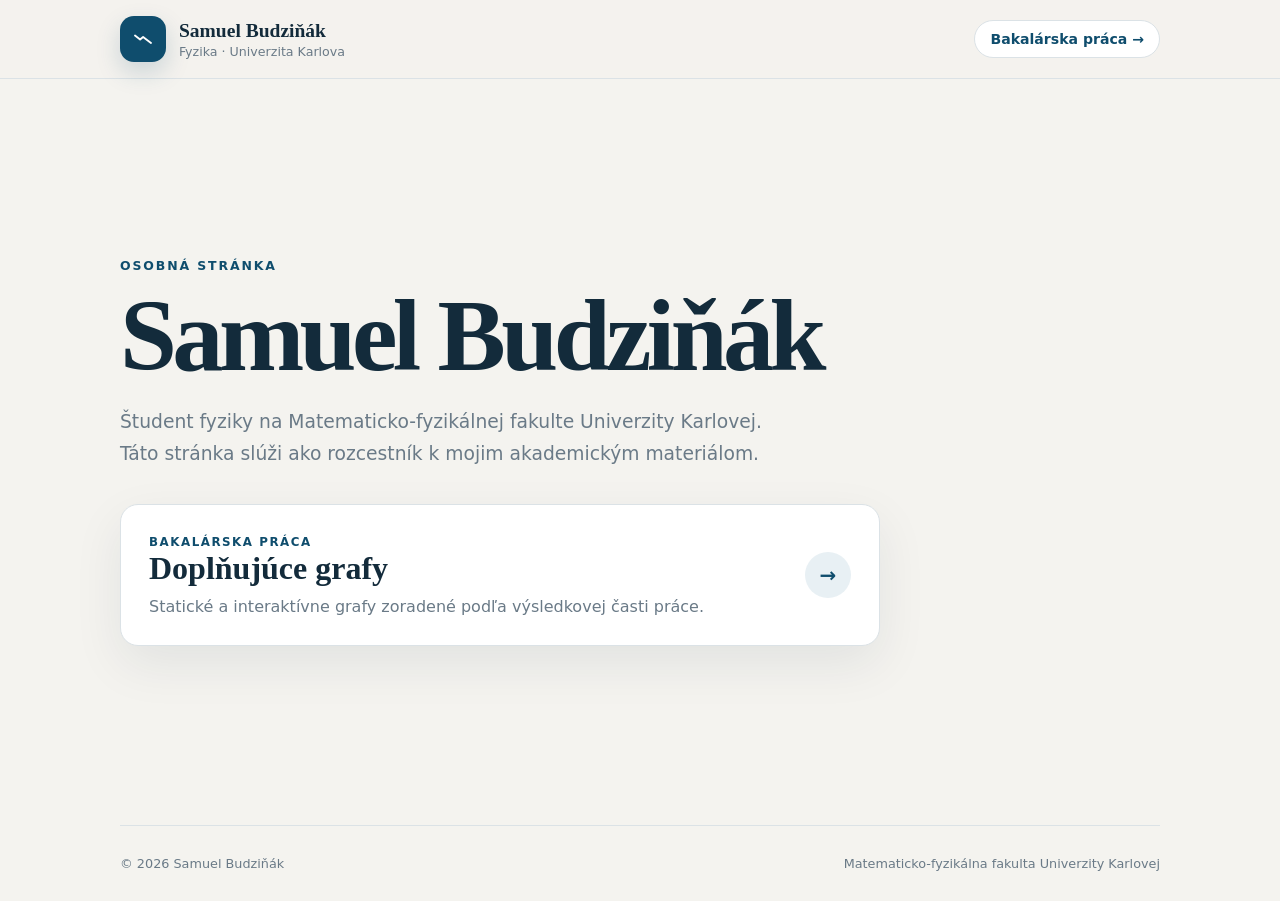
<file: index.html>
<!DOCTYPE html>
<html lang="sk">
<head>
  <meta charset="UTF-8">
  <meta name="viewport" content="width=device-width, initial-scale=1.0">

  <title>Samuel Budziňák</title>
  <meta
    name="description"
    content="Osobná stránka Samuela Budziňáka."
  >

  <style>
    :root {
      color-scheme: light;
      --background: #f4f3ef;
      --surface: #ffffff;
      --text: #132b3b;
      --muted: #6a7a87;
      --accent: #0f4d6d;
      --accent-soft: #e8f0f4;
      --border: #dbe2e6;
      --shadow: 0 18px 50px rgba(19, 43, 59, 0.08);
      --content-width: 1040px;
    }

    * {
      box-sizing: border-box;
    }

    body {
      min-height: 100vh;
      margin: 0;
      background: var(--background);
      color: var(--text);
      font-family:
        Inter,
        ui-sans-serif,
        system-ui,
        -apple-system,
        BlinkMacSystemFont,
        "Segoe UI",
        sans-serif;
    }

    a {
      color: inherit;
    }

    header {
      border-bottom: 1px solid var(--border);
      background: rgba(244, 243, 239, 0.96);
    }

    .header-inner,
    main,
    footer {
      width: min(calc(100% - 36px), var(--content-width));
      margin-inline: auto;
    }

    .header-inner {
      min-height: 78px;
      display: flex;
      align-items: center;
      justify-content: space-between;
      gap: 20px;
    }

    .brand {
      display: flex;
      align-items: center;
      gap: 13px;
      text-decoration: none;
    }

    .brand-mark {
      width: 46px;
      height: 46px;
      display: grid;
      place-items: center;
      border-radius: 14px;
      background: var(--accent);
      color: white;
      box-shadow: 0 10px 24px rgba(15, 77, 109, 0.18);
    }

    .brand-mark svg {
      width: 24px;
      height: 24px;
    }

    .brand-text strong,
    .brand-text span {
      display: block;
    }

    .brand-text strong {
      font-family: Georgia, "Times New Roman", serif;
      font-size: 1.22rem;
    }

    .brand-text span {
      margin-top: 2px;
      color: var(--muted);
      font-size: 0.79rem;
    }

    .header-link {
      padding: 10px 15px;
      border: 1px solid var(--border);
      border-radius: 999px;
      background: white;
      color: var(--accent);
      font-size: 0.88rem;
      font-weight: 750;
      text-decoration: none;
      transition:
        transform 150ms ease,
        border-color 150ms ease;
    }

    .header-link:hover {
      transform: translateY(-1px);
      border-color: #aebfc8;
    }

    main {
      min-height: calc(100vh - 154px);
      display: grid;
      align-content: center;
      padding-block: 72px;
    }

    .intro {
      max-width: 760px;
      margin-bottom: 34px;
    }

    .eyebrow {
      margin: 0 0 14px;
      color: var(--accent);
      font-size: 0.78rem;
      font-weight: 850;
      letter-spacing: 0.15em;
      text-transform: uppercase;
    }

    h1 {
      margin: 0;
      font-family: Georgia, "Times New Roman", serif;
      font-size: clamp(3.4rem, 8vw, 6.4rem);
      font-weight: 600;
      letter-spacing: -0.045em;
      line-height: 0.95;
    }

    .lead {
      max-width: 670px;
      margin: 22px 0 0;
      color: var(--muted);
      font-size: clamp(1.02rem, 1.5vw, 1.17rem);
      line-height: 1.7;
    }

    .thesis-card {
      max-width: 760px;
      display: flex;
      align-items: center;
      justify-content: space-between;
      gap: 28px;
      padding: 26px 28px;
      border: 1px solid var(--border);
      border-radius: 18px;
      background: var(--surface);
      box-shadow: var(--shadow);
      text-decoration: none;
      transition:
        transform 160ms ease,
        border-color 160ms ease,
        box-shadow 160ms ease;
    }

    .thesis-card:hover {
      transform: translateY(-2px);
      border-color: #acc0ca;
      box-shadow: 0 22px 56px rgba(19, 43, 59, 0.11);
    }

    .card-label {
      margin: 0 0 7px;
      color: var(--accent);
      font-size: 0.74rem;
      font-weight: 850;
      letter-spacing: 0.13em;
      text-transform: uppercase;
    }

    .thesis-card h2 {
      margin: 0;
      font-family: Georgia, "Times New Roman", serif;
      font-size: clamp(1.45rem, 3vw, 2rem);
    }

    .thesis-card p {
      margin: 8px 0 0;
      color: var(--muted);
      line-height: 1.55;
    }

    .arrow {
      flex: 0 0 auto;
      width: 46px;
      height: 46px;
      display: grid;
      place-items: center;
      border-radius: 50%;
      background: var(--accent-soft);
      color: var(--accent);
      font-size: 1.25rem;
      font-weight: 800;
    }

    footer {
      min-height: 76px;
      display: flex;
      align-items: center;
      justify-content: space-between;
      gap: 20px;
      border-top: 1px solid var(--border);
      color: var(--muted);
      font-size: 0.8rem;
    }

    @media (max-width: 640px) {
      .brand-text span,
      .header-link span {
        display: none;
      }

      main {
        padding-block: 52px;
      }

      .thesis-card {
        align-items: flex-start;
        padding: 22px;
      }

      footer {
        flex-direction: column;
        align-items: flex-start;
        justify-content: center;
        gap: 5px;
      }
    }

    @media (prefers-reduced-motion: reduce) {
      * {
        transition: none !important;
      }
    }
  </style>
</head>

<body>
  <header>
    <div class="header-inner">
      <a class="brand" href="./" aria-label="Samuel Budziňák – domov">
        <span class="brand-mark" aria-hidden="true">
          <svg viewBox="0 0 24 24" fill="none">
            <path
              d="M4 8.5L9.1 12.4L12.1 9.9L20 16"
              stroke="currentColor"
              stroke-width="1.9"
              stroke-linecap="round"
              stroke-linejoin="round"
            />
          </svg>
        </span>

        <span class="brand-text">
          <strong>Samuel Budziňák</strong>
          <span>Fyzika · Univerzita Karlova</span>
        </span>
      </a>

      <a class="header-link" href="bachelor_thesis/">
        <span>Bakalárska práca</span> →
      </a>
    </div>
  </header>

  <main>
    <section class="intro">
      <p class="eyebrow">Osobná stránka</p>

      <h1>Samuel Budziňák</h1>

      <p class="lead">
        Študent fyziky na Matematicko-fyzikálnej fakulte Univerzity
        Karlovej. Táto stránka slúži ako rozcestník k mojim akademickým
        materiálom.
      </p>
    </section>

    <a class="thesis-card" href="bachelor_thesis/">
      <span>
        <span class="card-label">Bakalárska práca</span>
        <h2>Doplňujúce grafy</h2>
        <p>
          Statické a interaktívne grafy zoradené podľa výsledkovej
          časti práce.
        </p>
      </span>

      <span class="arrow" aria-hidden="true">→</span>
    </a>
  </main>

  <footer>
    <span>© 2026 Samuel Budziňák</span>
    <span>Matematicko-fyzikálna fakulta Univerzity Karlovej</span>
  </footer>
</body>
</html>
</file>
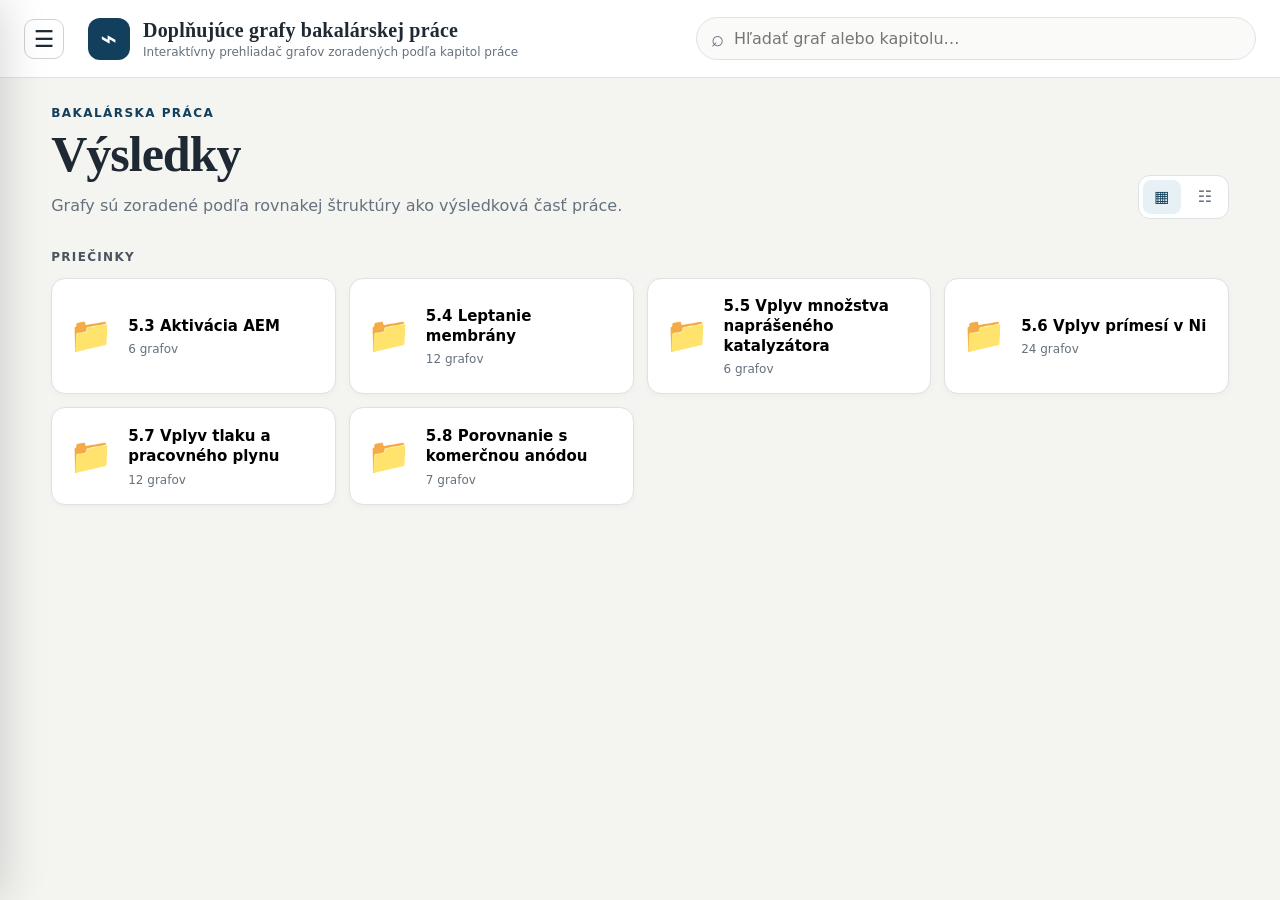
<file: bachelor_thesis/index.html>
<!doctype html>
<html lang="sk">
<head>
  <meta charset="utf-8">
  <meta name="viewport" content="width=device-width, initial-scale=1">
  <meta name="description" content="Doplňujúce grafy bakalárskej práce">
  <title>Doplňujúce grafy bakalárskej práce</title>
  <link rel="icon" href="favicon.svg" type="image/svg+xml">
  <link rel="stylesheet" href="styles.css">
</head>
<body>
  <header class="topbar">
    <button class="icon-button sidebar-toggle" id="sidebarToggle" aria-label="Otvoriť navigáciu" aria-expanded="false">☰</button>

    <div class="brand">
      <div class="brand-mark" aria-hidden="true">⌁</div>
      <div>
        <h1 id="siteTitle">Doplňujúce grafy</h1>
        <p id="siteSubtitle">Bakalárska práca</p>
      </div>
    </div>

    <label class="search">
      <span aria-hidden="true">⌕</span>
      <input id="searchInput" type="search" placeholder="Hľadať graf alebo kapitolu…" autocomplete="off">
    </label>
  </header>

  <div class="app-shell">
    <aside class="sidebar" id="sidebar">
      <div class="sidebar-heading">Navigácia</div>
      <nav id="tree" aria-label="Hierarchia kapitol"></nav>
    </aside>

    <main class="content">
      <nav class="breadcrumbs" id="breadcrumbs" aria-label="Drobečková navigácia"></nav>

      <section id="galleryView">
        <header class="page-heading">
          <div>
            <p class="eyebrow" id="sectionEyebrow">Výsledky</p>
            <h2 id="sectionTitle">Doplňujúce grafy</h2>
            <p id="sectionSummary">Vyberte kapitolu alebo graf v ľavom paneli.</p>
          </div>

          <div class="view-switcher" aria-label="Spôsob zobrazenia">
            <button class="view-button active" data-view="grid" title="Mriežka" aria-label="Mriežka">▦</button>
            <button class="view-button" data-view="list" title="Zoznam" aria-label="Zoznam">☷</button>
          </div>
        </header>

        <section id="folderSection">
          <h3 class="content-heading" id="folderHeading">Priečinky</h3>
          <div class="folder-grid" id="folderGrid"></div>
        </section>

        <section id="fileSection">
          <h3 class="content-heading" id="fileHeading">Grafy</h3>
          <div class="plot-grid" id="plotGrid"></div>
        </section>

        <section class="empty-state hidden" id="emptyState">
          <div class="empty-icon">⌕</div>
          <h3>Nič sa nenašlo</h3>
          <p>Skúste zadať kratší názov alebo číslo kapitoly.</p>
        </section>
      </section>

      <section id="workspaceView" class="workspace hidden">
        <header class="workspace-heading">
          <div>
            <button class="back-button" id="backToFolder">← Späť na grafy v priečinku</button>
            <p class="eyebrow" id="workspaceFolder"></p>
            <h2 id="workspaceTitle"></h2>
            <p id="workspaceSummary"></p>
          </div>

          <div class="workspace-actions">
            <button class="action-button" id="interactiveToggle" disabled>
              <span aria-hidden="true">⌁</span>
              Prepnúť na interaktívne
            </button>
            <button class="action-button primary" id="addComparison">
              <span aria-hidden="true">＋</span>
              Pridať graf na porovnanie
            </button>
            <button class="action-button" id="unifyAxes" disabled title="Dostupné v interaktívnom režime pri kompatibilných grafoch">
              <span aria-hidden="true">↔</span>
              Zjednotiť osi
            </button>
            <button class="square-button" id="axisSettings" disabled title="Nastavenie osí je dostupné v interaktívnom režime" aria-label="Manuálne nastavenie osí">🔧</button>
          </div>
        </header>

        <div class="workspace-status">
          <div>
            <strong id="comparisonCount">1 z 4 grafov</strong>
            <span id="compatibilityText">Statický náhľad</span>
          </div>
          <button class="text-button hidden" id="clearComparisons">Zrušiť porovnanie</button>
        </div>

        <div class="comparison-grid count-1" id="comparisonGrid"></div>
      </section>
    </main>
  </div>

  <div class="backdrop hidden" id="backdrop"></div>

  <dialog class="picker-dialog" id="comparisonDialog">
    <div class="dialog-header">
      <div>
        <p class="eyebrow">Porovnanie grafov</p>
        <h2>Vyberte ďalší graf</h2>
        <p>Naraz možno zobraziť najviac štyri grafy.</p>
      </div>
      <button class="icon-button" id="closeComparisonDialog" aria-label="Zavrieť">×</button>
    </div>

    <label class="dialog-search">
      <span aria-hidden="true">⌕</span>
      <input id="comparisonSearch" type="search" placeholder="Hľadať podľa názvu grafu alebo priečinka…" autocomplete="off">
    </label>

    <div class="comparison-list" id="comparisonList"></div>
  </dialog>

  <dialog class="settings-dialog" id="settingsDialog">
    <div class="dialog-header compact">
      <div>
        <p class="eyebrow">Interaktívny režim</p>
        <h2>Manuálne nastavenie osí</h2>
      </div>
      <button class="icon-button" id="closeSettingsDialog" aria-label="Zavrieť">×</button>
    </div>

    <form id="axisForm" method="dialog">
      <label>
        Použiť na
        <select id="axisTarget"></select>
      </label>

      <div class="axis-fields">
        <label>X minimum<input id="xMin" type="number" step="any" placeholder="automaticky"></label>
        <label>X maximum<input id="xMax" type="number" step="any" placeholder="automaticky"></label>
        <label>Y minimum<input id="yMin" type="number" step="any" placeholder="automaticky"></label>
        <label>Y maximum<input id="yMax" type="number" step="any" placeholder="automaticky"></label>
      </div>

      <div class="dialog-footer">
        <button type="button" class="action-button" id="resetAxes">Obnoviť automatické osi</button>
        <button type="submit" class="action-button primary">Použiť</button>
      </div>
    </form>
  </dialog>

  <div class="toast hidden" id="toast" role="status" aria-live="polite"></div>

  <script src="data.js"></script>
  <script src="script.js"></script>
</body>
</html>
</file>
<file: bachelor_thesis/styles.css>
:root {
  --bg: #f4f4f1;
  --panel: #ffffff;
  --panel-soft: #fafaf8;
  --sidebar: #ecece8;
  --text: #1e2933;
  --muted: #65717e;
  --line: #dde2e5;
  --line-strong: #cbd2d7;
  --accent: #123f5c;
  --accent-strong: #082c43;
  --accent-soft: #e7f0f5;
  --folder: #f0b331;
  --danger: #a23b3b;
  --shadow: 0 12px 34px rgba(18, 39, 54, .09);
  --radius: 17px;
}

* { box-sizing: border-box; }
html { scroll-behavior: smooth; }
body {
  margin: 0;
  min-height: 100vh;
  background: var(--bg);
  color: var(--text);
  font-family: Inter, ui-sans-serif, system-ui, -apple-system, BlinkMacSystemFont, "Segoe UI", sans-serif;
}
button, input, select { font: inherit; }
button, a { -webkit-tap-highlight-color: transparent; }
button:focus-visible, input:focus-visible, select:focus-visible {
  outline: 3px solid rgba(18, 63, 92, .23);
  outline-offset: 2px;
}
.hidden { display: none !important; }

.topbar {
  position: sticky;
  z-index: 30;
  top: 0;
  min-height: 78px;
  display: flex;
  align-items: center;
  gap: 24px;
  padding: 12px 24px;
  background: rgba(255,255,255,.94);
  border-bottom: 1px solid var(--line);
  backdrop-filter: blur(16px);
}
.brand {
  min-width: 310px;
  display: flex;
  align-items: center;
  gap: 13px;
}
.brand-mark {
  width: 42px;
  height: 42px;
  display: grid;
  place-items: center;
  border-radius: 12px;
  background: var(--accent);
  color: white;
  font-size: 28px;
  font-weight: 800;
}
.brand h1 {
  margin: 0;
  font-family: Georgia, "Times New Roman", serif;
  font-size: 20px;
  letter-spacing: .01em;
}
.brand p { margin: 3px 0 0; color: var(--muted); font-size: 12px; }
.search, .dialog-search {
  display: flex;
  align-items: center;
  gap: 10px;
  padding: 0 14px;
  background: var(--panel-soft);
  border: 1px solid var(--line);
  border-radius: 999px;
}
.search { width: min(560px, 100%); margin-left: auto; }
.search:focus-within, .dialog-search:focus-within {
  border-color: #89a6b8;
  box-shadow: 0 0 0 4px rgba(18,63,92,.08);
}
.search span, .dialog-search span { color: var(--muted); font-size: 22px; }
.search input, .dialog-search input {
  width: 100%;
  padding: 11px 0;
  border: 0;
  outline: 0;
  background: transparent;
  color: var(--text);
}

.app-shell {
  display: grid;
  grid-template-columns: 315px minmax(0, 1fr);
  min-height: calc(100vh - 78px);
}
.sidebar {
  position: sticky;
  top: 78px;
  height: calc(100vh - 78px);
  overflow-y: auto;
  padding: 25px 16px 40px;
  background: var(--sidebar);
  border-right: 1px solid var(--line-strong);
}
.sidebar-heading {
  padding: 0 12px 10px;
  color: var(--muted);
  font-size: 12px;
  font-weight: 850;
  letter-spacing: .12em;
  text-transform: uppercase;
}
.tree-list { margin: 0; padding: 0; list-style: none; }
.tree-list .tree-list {
  margin: 4px 0 5px 24px;
  padding-left: 12px;
  border-left: 1px solid #cbd1d5;
}
.tree-item { margin: 2px 0; }
.tree-row, .tree-plot-row {
  width: 100%;
  display: flex;
  align-items: center;
  gap: 9px;
  border: 0;
  border-radius: 12px;
  background: transparent;
  color: #33414c;
  text-align: left;
  cursor: pointer;
  transition: .17s ease;
}
.tree-row { min-height: 45px; padding: 8px 10px; font-weight: 700; }
.tree-plot-row { min-height: 38px; padding: 7px 9px; font-size: 13px; }
.tree-row:hover, .tree-plot-row:hover { background: rgba(255,255,255,.68); }
.tree-row.active, .tree-plot-row.active {
  background: var(--accent);
  color: white;
  box-shadow: 0 6px 16px rgba(18,63,92,.18);
}
.tree-chevron {
  width: 12px;
  flex: 0 0 12px;
  color: #87939c;
  font-size: 11px;
  transition: transform .16s ease;
}
.tree-chevron.open { transform: rotate(90deg); }
.tree-row.active .tree-chevron { color: #e1ebf0; }
.tree-folder { color: var(--folder); font-size: 18px; }
.tree-plot-icon { width: 18px; color: #82919a; font-size: 14px; text-align: center; }
.tree-plot-row.active .tree-plot-icon { color: #dce8ee; }
.tree-name, .tree-plot-name {
  overflow: hidden;
  text-overflow: ellipsis;
  white-space: nowrap;
}
.tree-plot-name { font-weight: 600; }
.tree-files { margin: 4px 0 8px 37px; padding-left: 11px; border-left: 1px dashed #c7ced2; }

.content { width: min(1530px, 100%); padding: 28px clamp(22px, 4vw, 58px) 70px; }
.breadcrumbs {
  min-height: 30px;
  display: flex;
  align-items: center;
  flex-wrap: wrap;
  gap: 5px;
  margin-bottom: 21px;
  color: var(--muted);
  font-size: 13px;
}
.breadcrumbs button {
  padding: 4px 7px;
  border: 0;
  border-radius: 7px;
  background: transparent;
  color: inherit;
  cursor: pointer;
}
.breadcrumbs button:hover { background: white; color: var(--accent); }
.breadcrumbs .current { color: var(--text); font-weight: 750; }
.breadcrumbs .separator { color: #a0a8ae; }

.page-heading, .workspace-heading {
  display: flex;
  align-items: flex-end;
  justify-content: space-between;
  gap: 28px;
  margin-bottom: 31px;
}
.eyebrow {
  margin: 0 0 7px;
  color: var(--accent);
  font-size: 12px;
  font-weight: 900;
  letter-spacing: .12em;
  text-transform: uppercase;
}
.page-heading h2, .workspace-heading h2 {
  margin: 0;
  font-family: Georgia, "Times New Roman", serif;
  font-size: clamp(30px, 4vw, 50px);
  line-height: 1.08;
  letter-spacing: -.02em;
}
.page-heading p:last-child, .workspace-heading p:last-child {
  max-width: 760px;
  margin: 12px 0 0;
  color: var(--muted);
  line-height: 1.6;
}
.view-switcher {
  flex: 0 0 auto;
  display: flex;
  gap: 5px;
  padding: 4px;
  background: var(--panel);
  border: 1px solid var(--line);
  border-radius: 12px;
}
.view-button {
  width: 38px;
  height: 34px;
  border: 0;
  border-radius: 8px;
  background: transparent;
  color: var(--muted);
  cursor: pointer;
}
.view-button.active { background: var(--accent-soft); color: var(--accent); }
.content-heading {
  margin: 30px 0 14px;
  color: #49545e;
  font-size: 12px;
  letter-spacing: .11em;
  text-transform: uppercase;
}
.folder-grid {
  display: grid;
  grid-template-columns: repeat(auto-fill, minmax(235px, 1fr));
  gap: 13px;
}
.folder-card {
  min-height: 98px;
  display: flex;
  align-items: center;
  gap: 15px;
  padding: 17px;
  border: 1px solid var(--line);
  border-radius: 14px;
  background: var(--panel);
  text-align: left;
  cursor: pointer;
  box-shadow: 0 2px 7px rgba(17,24,39,.03);
  transition: transform .17s ease, border-color .17s ease, box-shadow .17s ease;
}
.folder-card:hover { transform: translateY(-2px); border-color: #b7c2c9; box-shadow: var(--shadow); }
.folder-icon-large { flex: 0 0 auto; color: var(--folder); font-size: 35px; }
.folder-card h4 { margin: 0; font-size: 15px; line-height: 1.35; }
.folder-card p { margin: 6px 0 0; color: var(--muted); font-size: 12px; }
.plot-grid {
  display: grid;
  grid-template-columns: repeat(auto-fill, minmax(300px, 1fr));
  gap: 20px;
}
.plot-card {
  overflow: hidden;
  padding: 0;
  border: 1px solid var(--line);
  border-radius: var(--radius);
  background: var(--panel);
  color: inherit;
  text-align: left;
  cursor: pointer;
  box-shadow: 0 3px 12px rgba(17,24,39,.04);
  transition: transform .18s ease, border-color .18s ease, box-shadow .18s ease;
}
.plot-card:hover { transform: translateY(-3px); border-color: #b7c2c9; box-shadow: var(--shadow); }
.plot-thumb {
  aspect-ratio: 16 / 10;
  display: grid;
  place-items: center;
  overflow: hidden;
  background: #fff;
  border-bottom: 1px solid var(--line);
}
.plot-thumb img { width: 100%; height: 100%; object-fit: contain; }
.plot-info { display: block; padding: 16px 17px 18px; }
.plot-meta {
  margin: 0 0 7px;
  color: var(--accent);
  font-size: 11px;
  font-weight: 850;
  letter-spacing: .09em;
  text-transform: uppercase;
}
.plot-info h4 { margin: 0; font-size: 16px; line-height: 1.35; }
.plot-info p:last-child {
  display: -webkit-box;
  overflow: hidden;
  margin: 9px 0 0;
  color: var(--muted);
  font-size: 13px;
  line-height: 1.5;
  -webkit-line-clamp: 2;
  -webkit-box-orient: vertical;
}
.plot-grid.list-view { display: flex; flex-direction: column; gap: 9px; }
.plot-grid.list-view .plot-card { display: grid; grid-template-columns: 165px 1fr; }
.plot-grid.list-view .plot-thumb { aspect-ratio: auto; min-height: 110px; border-right: 1px solid var(--line); border-bottom: 0; }
.empty-state { margin: 60px auto; padding: 55px 20px; max-width: 580px; text-align: center; color: var(--muted); }
.empty-icon { font-size: 45px; }
.empty-state h3 { margin: 14px 0 6px; color: var(--text); }


.workspace { min-width: 0; }
.back-button, .text-button {
  padding: 0;
  border: 0;
  background: transparent;
  color: var(--accent);
  font-weight: 750;
  cursor: pointer;
}
.back-button { margin: 0 0 20px; }
.back-button:hover, .text-button:hover { text-decoration: underline; }
.workspace-heading { align-items: flex-end; margin-bottom: 22px; }
.workspace-heading > div:first-child { min-width: 0; }
.workspace-actions {
  max-width: 610px;
  display: flex;
  justify-content: flex-end;
  flex-wrap: wrap;
  gap: 9px;
}
.action-button, .square-button {
  min-height: 42px;
  display: inline-flex;
  align-items: center;
  justify-content: center;
  gap: 8px;
  border: 1px solid var(--line-strong);
  border-radius: 11px;
  background: white;
  color: var(--text);
  font-size: 13px;
  font-weight: 780;
  cursor: pointer;
}
.action-button { padding: 9px 14px; }
.square-button { width: 44px; padding: 0; font-size: 18px; }
.action-button:hover:not(:disabled), .square-button:hover:not(:disabled) { border-color: #89a3b3; color: var(--accent); }
.action-button.primary { border-color: var(--accent); background: var(--accent); color: white; }
.action-button.primary:hover:not(:disabled) { background: var(--accent-strong); }
.action-button:disabled, .square-button:disabled { opacity: .45; cursor: not-allowed; }
.workspace-status {
  display: flex;
  align-items: center;
  justify-content: space-between;
  gap: 16px;
  margin-bottom: 14px;
  padding: 13px 16px;
  border: 1px solid var(--line);
  border-radius: 13px;
  background: rgba(255,255,255,.65);
}
.workspace-status strong { margin-right: 10px; font-size: 13px; }
.workspace-status span { color: var(--muted); font-size: 13px; }
.comparison-grid {
  display: grid;
  gap: 18px;
  min-width: 0;
}
.comparison-grid.count-1 { grid-template-columns: minmax(0, 1fr); }
.comparison-grid.count-2 { grid-template-columns: repeat(2, minmax(0, 1fr)); }
.comparison-grid.count-3 { grid-template-columns: repeat(2, minmax(0, 1fr)); }
.comparison-grid.count-3 .comparison-card:last-child { grid-column: 1 / -1; }
.comparison-grid.count-4 { grid-template-columns: repeat(2, minmax(0, 1fr)); }
.comparison-card {
  min-width: 0;
  overflow: hidden;
  border: 1px solid var(--line);
  border-radius: 17px;
  background: white;
  box-shadow: 0 5px 18px rgba(17,24,39,.055);
}
.comparison-card-header {
  min-height: 72px;
  display: flex;
  align-items: center;
  justify-content: space-between;
  gap: 12px;
  padding: 13px 15px;
  border-bottom: 1px solid var(--line);
}
.comparison-card-header > div { min-width: 0; }
.comparison-card-header p {
  overflow: hidden;
  margin: 0 0 4px;
  color: var(--accent);
  font-size: 10px;
  font-weight: 900;
  letter-spacing: .08em;
  text-overflow: ellipsis;
  text-transform: uppercase;
  white-space: nowrap;
}
.comparison-card-header h3 {
  overflow: hidden;
  margin: 0;
  font-size: 15px;
  line-height: 1.35;
  text-overflow: ellipsis;
  white-space: nowrap;
}
.remove-plot {
  width: 34px;
  height: 34px;
  flex: 0 0 34px;
  border: 1px solid var(--line);
  border-radius: 9px;
  background: white;
  color: var(--muted);
  cursor: pointer;
}
.remove-plot:hover { border-color: #d5abab; color: var(--danger); }
.comparison-stage {
  position: relative;
  min-height: 0;
  display: grid;
  place-items: center;
  overflow: auto;
  padding: 14px;
  background:
    linear-gradient(45deg, #f0f1ed 25%, transparent 25%),
    linear-gradient(-45deg, #f0f1ed 25%, transparent 25%),
    linear-gradient(45deg, transparent 75%, #f0f1ed 75%),
    linear-gradient(-45deg, transparent 75%, #f0f1ed 75%);
  background-color: #fafbf8;
  background-position: 0 0, 0 8px, 8px -8px, -8px 0;
  background-size: 16px 16px;
}
.count-1 .comparison-stage { height: clamp(520px, 67vh, 850px); }
.count-2 .comparison-stage, .count-3 .comparison-stage, .count-4 .comparison-stage { height: clamp(360px, 48vh, 600px); }
.comparison-stage img { width: 100%; height: 100%; object-fit: contain; background: white; }
.plotly-host { width: 100%; height: 100%; min-height: 330px; background: white; }
.plot-error { max-width: 520px; padding: 28px; border: 1px solid #e3caca; border-radius: 13px; background: #fff7f7; color: #7e3333; text-align: center; }


dialog { color: var(--text); }
.picker-dialog, .settings-dialog {
  width: min(760px, calc(100vw - 28px));
  max-width: none;
  max-height: min(820px, calc(100vh - 28px));
  padding: 0;
  border: 1px solid var(--line-strong);
  border-radius: 20px;
  background: var(--panel);
  box-shadow: 0 28px 90px rgba(0,0,0,.28);
}
dialog::backdrop { background: rgba(12,20,27,.62); backdrop-filter: blur(5px); }
.dialog-header {
  display: flex;
  align-items: flex-start;
  justify-content: space-between;
  gap: 18px;
  padding: 21px 22px 17px;
  border-bottom: 1px solid var(--line);
}
.dialog-header.compact { align-items: center; }
.dialog-header h2 { margin: 0; font-family: Georgia, "Times New Roman", serif; font-size: 26px; }
.dialog-header p:last-child { max-width: 590px; margin: 8px 0 0; color: var(--muted); font-size: 13px; line-height: 1.5; }
.icon-button {
  width: 40px;
  height: 40px;
  display: grid;
  place-items: center;
  flex: 0 0 40px;
  border: 1px solid var(--line-strong);
  border-radius: 10px;
  background: white;
  color: var(--text);
  font-size: 23px;
  cursor: pointer;
}
.icon-button:hover { border-color: #91a4b1; color: var(--accent); }
.dialog-search { margin: 16px 20px; }
.comparison-list { max-height: 580px; overflow-y: auto; padding: 0 20px 22px; }
.comparison-group { margin-top: 19px; }
.comparison-group:first-child { margin-top: 2px; }
.comparison-group-title {
  margin: 0 0 8px;
  color: var(--muted);
  font-size: 11px;
  font-weight: 900;
  letter-spacing: .09em;
  text-transform: uppercase;
}
.comparison-option {
  width: 100%;
  display: flex;
  align-items: center;
  justify-content: space-between;
  gap: 14px;
  margin: 6px 0;
  padding: 12px 13px;
  border: 1px solid var(--line);
  border-radius: 12px;
  background: white;
  text-align: left;
  cursor: pointer;
}
.comparison-option:hover { border-color: #8da6b6; background: #f8fbfc; }
.comparison-option strong { display: block; font-size: 14px; }
.comparison-option small { display: block; margin-top: 4px; color: var(--muted); }
.compatibility-badge {
  flex: 0 0 auto;
  padding: 5px 8px;
  border-radius: 999px;
  background: #edf5ef;
  color: #2c6a3b;
  font-size: 10px;
  font-weight: 850;
}
.compatibility-badge.other { background: #f1f2f3; color: var(--muted); }
.settings-dialog form { padding: 21px 22px 22px; }
.settings-dialog label { display: grid; gap: 7px; color: #43505a; font-size: 12px; font-weight: 750; }
.settings-dialog input[type="number"], .settings-dialog select {
  width: 100%;
  min-height: 42px;
  padding: 9px 11px;
  border: 1px solid var(--line-strong);
  border-radius: 10px;
  background: white;
  color: var(--text);
}
.axis-fields { display: grid; grid-template-columns: repeat(2, minmax(0,1fr)); gap: 14px; margin-top: 18px; }
.check-row { display: flex; gap: 24px; margin-top: 19px; }
.check-row label { display: flex; align-items: center; gap: 8px; }
.dialog-footer { display: flex; justify-content: flex-end; gap: 9px; margin-top: 24px; padding-top: 18px; border-top: 1px solid var(--line); }
.toast {
  position: fixed;
  z-index: 100;
  right: 24px;
  bottom: 24px;
  max-width: min(430px, calc(100vw - 48px));
  padding: 13px 16px;
  border-radius: 12px;
  background: #132c3c;
  color: white;
  font-size: 13px;
  line-height: 1.45;
  box-shadow: 0 13px 38px rgba(0,0,0,.25);
}
.mobile-only { display: none; }
.backdrop { display: none; }

@media (max-width: 1120px) {
  .app-shell { grid-template-columns: 280px minmax(0,1fr); }
  .workspace-heading { align-items: flex-start; flex-direction: column; }
  .workspace-actions { max-width: none; justify-content: flex-start; }
}
@media (max-width: 900px) {
  .mobile-only { display: grid; }
  .topbar { gap: 12px; padding: 10px 14px; }
  .brand { min-width: 0; }
  .brand-mark { display: none; }
  .brand h1 { font-size: 16px; }
  .brand p { display: none; }
  .search { max-width: 320px; }
  .app-shell { display: block; }
  .sidebar {
    position: fixed;
    z-index: 45;
    top: 0;
    left: 0;
    width: min(340px, 89vw);
    height: 100vh;
    transform: translateX(-104%);
    transition: transform .22s ease;
    box-shadow: 15px 0 45px rgba(0,0,0,.18);
  }
  .sidebar.open { transform: translateX(0); }
  .backdrop {
    position: fixed;
    z-index: 40;
    inset: 0;
    display: block;
    background: rgba(0,0,0,.45);
  }
  .content { padding: 24px 17px 60px; }
  .comparison-grid.count-2, .comparison-grid.count-3, .comparison-grid.count-4 { grid-template-columns: 1fr; }
  .comparison-grid.count-3 .comparison-card:last-child { grid-column: auto; }
}
@media (max-width: 620px) {
  .topbar { flex-wrap: wrap; }
  .brand { flex: 1; }
  .search { order: 3; max-width: none; flex-basis: 100%; }
  .page-heading { display: block; }
  .view-switcher { width: fit-content; margin-top: 17px; }
  .folder-grid, .plot-grid { grid-template-columns: 1fr; }
  .plot-grid.list-view .plot-card { grid-template-columns: 110px 1fr; }
  .workspace-actions { display: grid; grid-template-columns: 1fr 1fr; width: 100%; }
  .workspace-actions .action-button { width: 100%; }
  .workspace-actions .square-button { width: 100%; }
  .workspace-status { align-items: flex-start; }
  .workspace-status strong, .workspace-status span { display: block; }
  .workspace-status span { margin-top: 4px; }
  .count-1 .comparison-stage, .count-2 .comparison-stage, .count-3 .comparison-stage, .count-4 .comparison-stage { height: 58vh; min-height: 370px; }
  .axis-fields { grid-template-columns: 1fr; }
  .check-row { align-items: flex-start; flex-direction: column; gap: 12px; }
  .dialog-footer { flex-direction: column-reverse; }
  .dialog-footer .action-button { width: 100%; }
}



.sidebar-toggle {
  display: grid;
  flex: 0 0 40px;
}

.app-shell {
  display: block;
  min-height: calc(100vh - 78px);
}

.sidebar {
  position: fixed;
  z-index: 45;
  top: 0;
  left: 0;
  width: min(340px, 89vw);
  height: 100vh;
  padding-top: 25px;
  transform: translateX(-104%);
  transition: transform .22s ease;
  box-shadow: 15px 0 45px rgba(0, 0, 0, .18);
}

.sidebar.open {
  transform: translateX(0);
}

.backdrop {
  position: fixed;
  z-index: 40;
  inset: 0;
  display: block;
  background: rgba(0, 0, 0, .45);
  opacity: 1;
}

.content {
  width: min(1530px, 100%);
  margin: 0 auto;
}


.comparison-stage {
  overflow: hidden;
  padding: 0;
  background: #ffffff;
}

.comparison-stage img {
  display: block;
  width: 100%;
  height: 100%;
  object-fit: contain;
  background: #ffffff;
}


.comparison-grid.count-1 .comparison-stage {
  height: auto;
  min-height: 0;
}

.comparison-grid.count-1 .comparison-stage img {
  height: auto;
  max-height: none;
  object-fit: contain;
}

@media (max-width: 900px) {
  .sidebar-toggle { display: grid; }
}

.missing-image {
  width: min(720px, calc(100% - 40px));
  margin: auto;
  padding: 24px;
  border: 1px solid #e3caca;
  border-radius: 14px;
  background: #fff7f7;
  color: #6f2f2f;
  text-align: center;
}

.missing-image strong,
.missing-image span,
.missing-image code {
  display: block;
}

.missing-image span {
  margin-top: 8px;
  line-height: 1.5;
}

.missing-image code {
  margin-top: 14px;
  padding: 10px 12px;
  overflow-wrap: anywhere;
  border-radius: 8px;
  background: #ffffff;
  color: #4f2525;
}




.comparison-stage.interactive-stage {
  height: clamp(390px, 50vh, 650px);
  min-height: 390px;
}

.comparison-grid.count-1
.comparison-stage.interactive-stage {
  height: clamp(560px, 72vh, 900px);
  min-height: 560px;
}

.plotly-host,
.plotly-host .plot-container,
.plotly-host .svg-container {
  width: 100% !important;
  height: 100% !important;
}

@media (max-width: 620px) {
  .comparison-stage.interactive-stage,
  .comparison-grid.count-1
  .comparison-stage.interactive-stage {
    height: 62vh;
    min-height: 410px;
  }
}


.interactive-load-error {
  width: min(620px, calc(100% - 40px));
  margin: auto;
  padding: 24px;
  border: 1px solid #e2c7c7;
  border-radius: 14px;
  background: #fff8f8;
  color: #6b2e2e;
  text-align: center;
}

.interactive-load-error strong,
.interactive-load-error span {
  display: block;
}

.interactive-load-error span {
  margin-top: 8px;
  overflow-wrap: anywhere;
  line-height: 1.5;
}

.interactive-load-error button {
  margin-top: 16px;
  padding: 9px 14px;
  border: 1px solid #d2b0b0;
  border-radius: 9px;
  background: white;
  color: #6b2e2e;
  font-weight: 700;
  cursor: pointer;
}
</file>
